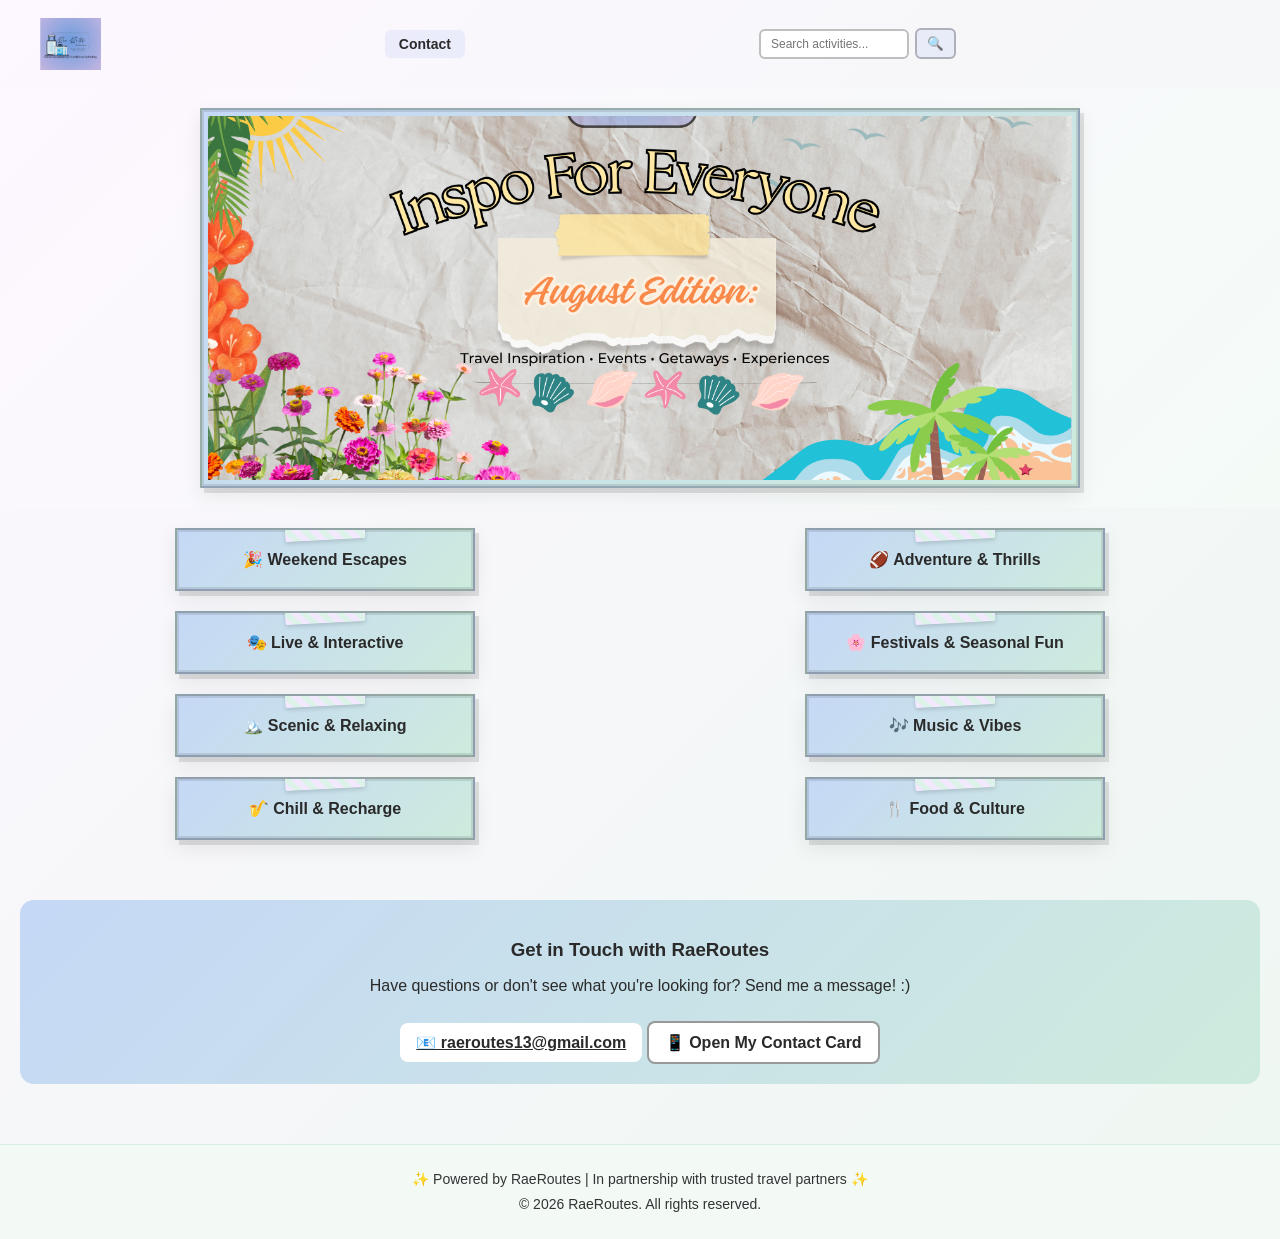
<file: inspo-for-everyone.html>
<!DOCTYPE html>
<html lang="en">
<head>
<meta charset="UTF-8">
<meta name="viewport" content="width=device-width, initial-scale=1.0">
<title>Inspo For Everyone! | RaeRoutes</title>

<style>
/* ===== GLOBAL STYLES ===== */
body {
    font-family: 'Poppins', sans-serif;
    margin: 0;
    padding: 0;

    /* Scrapbook-inspired background with subtle spring hint */
   background: linear-gradient(135deg, #FDF7FF, #EEF7F2); /* soft lilac tones */
    /* Optional: subtle paper texture overlay */
    /* background-image: url('scrapbook-texture.png'); */
    background-size: cover;
    background-repeat: repeat;

    color: #2A2A2A;           /* dark gray, softer than pure black */
    overflow-x: hidden;

    /* Brand colors for gradients and overlays (untouched) */
    --accent: #CDEBDD;        /* pastel sage */
    --accent2: #C5D8F6;       /* pastel blue */
    --overlay-bg: rgba(0,0,0,0.2); /* soft translucent overlay */
}
    
    /* ===== HEADER ===== */
.site-header {
  padding: 10px 14px;
}

.header-inner {
  display: flex;
  align-items: center;
  justify-content: space-between;
}

/* LOGO */
.site-logo {
  max-height: 70px;      /* hard stop */
  width: auto;
}

/* NAV */
/* NAV CONTAINER */
nav {
  display: flex;
  gap: 8px;
  flex-wrap: wrap;
}

/* ALL LINKS */
nav a {
  background: rgba(255,255,255,0.15);  /* subtle white overlay */
  padding: 4px 8px;
  border-radius: 6px;
  font-size: 12px;
  text-decoration: none;
  color: #2A2A2A;   /* match your logo text */
  transition: background 0.2s, transform 0.2s;
}

nav a:hover {
  background: rgba(255,255,255,0.3);
  transform: translateY(-1px);
}

/* CONTACT BUTTON SPECIAL */
nav a.contact-btn {
  background: rgba(200, 210, 245, 0.3); /* soft pastel blue from logo */
  color: #2A2A2A;
  font-weight: 600;
}

nav a.contact-btn:hover {
  background: rgba(200, 210, 245, 0.5);
}

/* NAV SEARCH BAR */
.nav-search {
  display: flex;
  align-items: center;
  gap: 6px;
  margin-left: 10px;
}

.nav-search input {
  padding: 6px 10px;
  border: 2px solid rgba(0,0,0,0.25);
  border-radius: 6px;
  font-size: 12px;
  outline: none;
  width: 150px;
}

.nav-search button {
  padding: 6px 10px;
  border: 2px solid rgba(0,0,0,0.25);
  border-radius: 6px;
  background: rgba(200, 210, 245, 0.3); /* match logo color */
  cursor: pointer;
}

.nav-search button:hover {
  background: rgba(200, 210, 245, 0.5);
}
    
/* SEARCH RESULTS CARDS */
#search-results {
  display: flex;
  flex-wrap: wrap;
  gap: 12px;
  margin-top: 16px;
}

#search-results .result-card {
  background: rgba(200, 210, 245, 0.3); /* subtle logo color */
  padding: 10px 12px;
  border-radius: 8px;
  cursor: pointer;
  flex: 1 1 200px; /* responsive width for multiple cards */
  min-width: 150px;
  transition: background 0.2s;
}

#search-results .result-card:hover {
  background: rgba(200, 210, 245, 0.5);
}

/* MOBILE ADJUSTMENTS */
@media (max-width: 768px) {
  .header-inner {
    flex-direction: column;
    align-items: flex-start;
    gap: 8px;
    padding: 8px 16px;
  }

  nav {
    width: 100%;
    gap: 6px;
  }

  .nav-search {
    width: 100%;
    margin-left: 0;
  }

  .nav-search input {
    width: 70%;
    font-size: 11px;
    padding: 5px 8px;
  }

  .nav-search button {
    font-size: 11px;
    padding: 5px 8px;
  }
}
    
    /* ===== MOBILE FIRST SAFETY NET ===== */
img {
  max-width: 100%;
  height: auto;
}

* {
  box-sizing: border-box;
}
    
/* ===== DESKTOP HEADER CLEANUP ===== */
@media (min-width: 900px) {

  .site-header {
    padding: 18px 40px;      /* slightly more padding on desktop */
  }

  .header-inner {
    max-width: 1200px;
    margin: 0 auto;          /* center header content */
  }

  /* keep logo small–medium */
  .site-logo {
    max-height: 52px;        /* small–medium size */
  }

  /* desktop nav behavior */
  nav {
    gap: 14px;
    flex-wrap: nowrap;       /* stop wrapping on desktop */
  }

  nav a {
    font-size: 14px;         /* slightly bigger than mobile */
    padding: 6px 14px;       /* comfortable clickable area */
  }
}



    
/* ===== HERO (CLEANED + COMBINED) ===== */
.hero-wrapper {
  display: flex;
  justify-content: center;
  align-items: center;
  padding: 20px 16px;
  min-height: 200px;

  /* May tone (no yellow) */
  background: linear-gradient(135deg, #FDF7FF, #F4FBF7);
}

.hero-card {
  position: relative;
  width: 100%;
  max-width: 880px;
  height: 220px; /* mobile default */

  padding: 6px;
  text-align: center;
  overflow: hidden;

  background: linear-gradient(135deg, var(--accent2), var(--accent));
  border: 2px solid rgba(0,0,0,0.25);

  box-shadow:
    inset 0 0 0 2px rgba(0,0,0,0.1),
    4px 5px 0 rgba(0,0,0,0.1),
    0 8px 20px rgba(0,0,0,0.08);
}

.hero-card img {
  width: 100%;
  height: 100%;
  object-fit: cover;
  display: block;
}

/* ===== DESKTOP ===== */
@media (min-width: 900px) {
  .hero-card {
    height: 380px;
    margin: 0 auto;
  }
}

/* ===== MOBILE TWEAKS ===== */
@media (max-width: 768px) {
  .hero-wrapper {
    padding: 12px;
  }

  .hero-card {
    padding: 4px;
  }

  .hero-card img {
    max-height: 220px;
  }
}

/* ===== CATEGORY CARDS GRID (MOBILE FIRST) ===== */
.category-scroll {
  display: grid;
  grid-template-columns: 1fr;      /* ONE card per row on mobile */
  gap: 16px;
  padding: 16px;
  justify-items: center;
}

/* Tablets + Desktop */
@media (min-width: 768px) {
  .category-scroll {
    grid-template-columns: repeat(2, 1fr); /* two cards per row */
    gap: 20px;
    padding: 20px;
  }
}


/* ===== CARD STYLE ===== */
.card {
    width: 100%;
    max-width: 300px;                       /* fits nicely in grid */
    padding: 20px;

    background: linear-gradient(135deg, var(--accent2), var(--accent));
    color: #2A2A2A;
    font-weight: 600;
    text-align: center;

    border-radius: 0;                       /* sharp scrapbook edges */
    border: 2px solid rgba(0,0,0,0.28);

    position: relative;
    cursor: pointer;

    /* scrapbook depth + ripped effect */
    box-shadow:
        inset 0 0 0 2px rgba(0,0,0,0.1),
        4px 5px 0 rgba(0,0,0,0.10),
        0 8px 20px rgba(0,0,0,0.08);

    transition:
        transform 0.25s ease,
        box-shadow 0.25s ease;

    transform: rotate(-0.2deg);             /* hand-placed tilt */
    overflow: hidden;                        /* ensures tape stays inside */
}

.card:hover {
    transform: translateY(-4px) rotate(-0.3deg);
    box-shadow:
        6px 7px 0 rgba(0,0,0,0.12),
        0 12px 26px rgba(0,0,0,0.10);
}

/* ===== SCRAPBOOK APRIL TAPE ===== */
.card::before,
.overlay-content::before {
    content: "";
    position: absolute;
    top: -10px;
    left: 50%;
    transform: translateX(-50%) rotate(-3deg);
    width: 80px;
    height: 20px;
    border-radius: 2px;
    z-index: 2;
    box-shadow: 0 2px 4px rgba(0,0,0,0.15);

    /* spring yellow stripe pattern */
   background-color: #F2E9FF;
background-image: repeating-linear-gradient(
    45deg,
    #F2E9FF,
    #F2E9FF 6px,
    #DDF3EA 6px,
    #DDF3EA 12px
);
}

/* ===== CARD ENTRANCE ANIMATION ===== */
@keyframes cardEntrance {
    0% {
        opacity: 0;
        transform: translateY(20px) rotate(-0.2deg);
    }
    100% {
        opacity: 1;
        transform: translateY(0) rotate(0deg);
    }
}

.card {
    opacity: 0; /* start hidden */
    animation: cardEntrance 0.6s ease-out forwards;
}

/* stagger animation for multiple cards */
.category-scroll .card:nth-child(1) { animation-delay: 0.1s; }
.category-scroll .card:nth-child(2) { animation-delay: 0.2s; }
.category-scroll .card:nth-child(3) { animation-delay: 0.3s; }
.category-scroll .card:nth-child(4) { animation-delay: 0.4s; }
.category-scroll .card:nth-child(5) { animation-delay: 0.5s; }
.category-scroll .card:nth-child(6) { animation-delay: 0.6s; }




/* ===== OVERLAY PANELS ===== */
.overlay {
    position: fixed;
    top: 0;
    left: 0;
    width: 100%;
    height: 100%;
    background: var(--overlay-bg);
    display: none;
    justify-content: center;
    align-items: center;
    padding: 20px;
    z-index: 1000;
}

.overlay-content {
    background: linear-gradient(135deg, var(--accent), var(--accent2));
    border-radius: 0; /* sharp edges */
    padding: 26px;
    width: 90%;
    max-width: 600px;
    max-height: 88%;
    overflow-y: auto;
    color: #2A2A2A;
    position: relative;
    transform: rotate(-0.2deg);

    /* scrapbook ripped effect */
    border: 2px solid rgba(0,0,0,0.28);
    box-shadow:
        inset 0 0 0 2px rgba(0,0,0,0.1), /* inner edge = ripped paper */
        4px 5px 0 rgba(0,0,0,0.10),
        0 8px 20px rgba(0,0,0,0.08);

    font-size: 14px;
}

/* ===== SCRAPBOOK APRIL TAPE ON OVERLAYS ===== */
.overlay-content::before {
    content: "";
    position: absolute;
    top: -12px;
    left: 50%;
    transform: translateX(-50%) rotate(-3deg);
    width: 90px;
    height: 20px;
    border-radius: 2px;
    box-shadow: 0 2px 4px rgba(0,0,0,0.15);
    z-index: 2;

    /* spring yellow stripe pattern */
    background-color: #FFF5BA; /* soft yellow base */
    background-image: repeating-linear-gradient(
        45deg,
        #FFF5BA,
        #FFF5BA 6px,
        #FFD93D 6px,
        #FFD93D 12px
    );
}

.overlay-content h3 {
    margin-top: 0;
    font-size: 18px;
}

.overlay-content h4 {
    margin: 14px 0 6px;
    font-size: 15px;
    border-bottom: 1px dashed rgba(0,0,0,0.25);
    padding-bottom: 4px;
}

.overlay-content .city {
    margin-left: 14px;
    font-size: 13px;
    opacity: 0.85;
    line-height: 1.4;
}

/* ===== CTA Button  ===== */
.cta-btn {
    display: inline-block;
    margin-top: 18px;
    padding: 10px 18px;
    border: 2px solid rgba(0,0,0,0.4);
    border-radius: 0; /* sharp edges */
    background: rgba(255,255,255,0.35);
    color: #2A2A2A;
    text-decoration: none;
    font-weight: 500;
    transition: all 0.25s ease;
}

.cta-btn:hover {
    background: rgba(255,255,255,0.55);
    transform: translateY(-1px);
}

/* ===== CLOSE BUTTON ===== */
.close-btn {
    position: absolute;
    top: 12px;
    right: 16px;
    font-size: 22px;
    cursor: pointer;
    color: white;
}

/* ===== MOBILE LAYOUT ===== */
@media (max-width: 768px) {

    /* STACKED CATEGORY CARDS */
    .category-scroll {
        display: grid;
        grid-template-columns: 1fr; /* one card per row on mobile */
        gap: 16px;
        padding: 16px;
    }

    .card {
        max-width: 100%; /* full width of grid */
        transform: rotate(0deg); /* remove tilt for easier reading */
        padding: 18px;
        animation-duration: 0.5s;
    }

    .card::before {
        width: 60px;
        height: 16px; /* smaller tape on mobile */
    }

    /* OVERLAY PANELS ON MOBILE */
    .overlay-content {
        width: 95%;
        max-width: 95%;
        max-height: 90%;
        padding: 20px;
        font-size: 13px;
    }

    .overlay-content::before {
        width: 70px;
        height: 16px; /* slightly smaller tape */
    }

    .overlay-content h3 {
        font-size: 16px;
    }

    .overlay-content h4 {
        font-size: 14px;
    }

    .overlay-content .city {
        font-size: 12px;
    }

    /* CTA BUTTON */
    .cta-btn {
        padding: 8px 14px;
        font-size: 14px;
    }
}

/* ===== CONTACT SECTION ===== */
.contact {
    margin: 40px 20px 60px;
    padding: 20px;
    background: linear-gradient(135deg, var(--accent2), var(--accent));
    border-radius: 14px;
   color: #2A2A2A;  /* changed from white to dark gray */
    text-align: center;
}
.contact h3 { margin-bottom: 12px; }
.contact a {
    display: inline-block;
    margin-top: 10px;
    background: #fff;
    color: #2A2A2A;  /* changed from white to dark gray */
    padding: 10px 16px;
    border-radius: 8px;
    font-weight: 600;
}

/* FLOATING SPARKLE FOR QR CODE */
.emoji-sparkle-qr { animation: floatSparkleQR 3s infinite; }
@keyframes floatSparkleQR {
    0% { transform: translateY(0px) rotate(0deg); }
    25% { transform: translateY(-3px) rotate(2deg); }
    50% { transform: translateY(0px) rotate(0deg); }
    75% { transform: translateY(-2px) rotate(-2deg); }
    100% { transform: translateY(0px) rotate(0deg); }
}

/* MOBILE + DESKTOP */
@media (min-width: 860px) { .category-scroll { justify-content: center; } }

/* SIMPLE SCRAPBOOK ANIMATION */
.emoji-sparkle { animation: floatSparkle 3s infinite; display: inline-block; }
@keyframes floatSparkle { 0% { transform: translateY(0px); } 50% { transform: translateY(-4px); } 100% { transform: translateY(0px); } }

    /* ===== FOOTER STYLING ===== */
.site-footer {
    background-color: #F3FAF6;
    border-top: 1px solid #D6EDE3;
    text-align: center;
    padding: 20px 16px;
    font-size: 14px;
    color: #333;
    margin-top: 40px;
}

.site-footer p {
    margin: 4px 0;
    line-height: 1.5;
}

.site-footer a {
    color: #c03c8a; /* optional highlight color for partner links */
    text-decoration: none;
}

.site-footer a:hover {
    text-decoration: underline;
}

</style>

</head>

<body>

<header class="site-header">
  <div class="header-inner">
    <img src="assets/images/IMG_7560.jpg" alt="RaeRoutes Logo" class="site-logo">

    <nav>
      <a href="#contact" class="contact-btn">Contact</a>
    </nav>

    <!-- SEARCH BAR -->
    <form class="nav-search" onsubmit="return false;">
      <input type="text" id="searchInput" placeholder="Search activities...">
      <button type="button" onclick="searchCards()">🔍</button>
    </form>
      <!-- SEARCH RESULTS CARDS -->
<div id="search-results"></div>
  </div>
</header>


<div class="hero-wrapper">
  <div class="hero-card">
    <img src="assets/images/August.png" alt="Inspo For Everyone">
  </div>
</div>



<!-- CATEGORY CARDS -->
<div id="categories" class="category-scroll">
    <div class="card" onclick="openOverlay('nightlife')">🎉 Weekend Escapes</div>
    <div class="card" onclick="openOverlay('sports')">🏈 Adventure & Thrills</div>
    <div class="card" onclick="openOverlay('shows')">🎭 Live & Interactive</div>
    <div class="card" onclick="openOverlay('festivals')">🌸 Festivals & Seasonal Fun</div>
    <div class="card" onclick="openOverlay('getaways')">🏔️ Scenic & Relaxing</div>
    <div class="card" onclick="openOverlay('music')">🎶 Music & Vibes</div>
    <div class="card" onclick="openOverlay('jazz')">🎷 Chill & Recharge</div>
    <div class="card" onclick="openOverlay('food')">🍴 Food & Culture</div>
</div>

<!-- NIGHTLIFE -->
<div id="nightlife" class="overlay" data-tags="nightlife, july, summer nights, rooftop bars, beach clubs, fireworks, cocktails, nightlife, rooftop dining">
  <div class="overlay-content">
    <span class="close-btn" onclick="closeOverlay()">×</span>
    <h3>Summer After Dark ✨ <span class="emoji-sparkle">🌙</span></h3>
    <p>Warm Nights • Rooftops • Fireworks • Beach Vibes</p>

    <h4>Fireworks & City Celebrations</h4>
    <div class="city">• New York, NY: Waterfront fireworks & skyline views</div>
    <div class="city">• Nashville, TN: Broadway nightlife & Independence Day festivities</div>
    <div class="city">• Boston, MA: Harbor celebrations & evening concerts</div>

    <h4>Late Night Summer Energy</h4>
    <div class="city">• Las Vegas, NV: Rooftop lounges, dayclubs & nightlife</div>
    <div class="city">• Miami Beach, FL: Oceanfront nightlife & rooftop cocktails</div>
    <div class="city">• San Diego, CA: Beach bars & sunset happy hours</div>

    <h4>Island Nights</h4>
    <div class="city">• Ibiza, Spain: Beach clubs & legendary summer parties</div>
    <div class="city">• Mykonos, Greece: Sunset dining & nightlife</div>

    <p><em>Discover unforgettable summer nights and experiences.</em></p>

    <a class="cta-btn secondary" href="https://damonycasegura.goldentickets.com" target="_blank">
      Explore the Vibe
    </a>
  </div>
</div>

<!-- SPORTS -->
<div id="sports" class="overlay" data-tags="sports, july, baseball, tennis, nascar, tour de france, soccer, summer sports">
  <div class="overlay-content">
    <span class="close-btn" onclick="closeOverlay()">×</span>
    <h3>Adventure & Thrills ⚡ <span class="emoji-sparkle">🏆</span></h3>
    <p>Summer Sports • Stadium Energy • Bucket List Events</p>

    <h4>Summer Classics</h4>
    <div class="city">• Nationwide: MLB summer games under the lights</div>
    <div class="city">• London, England: Wimbledon Championships</div>
    <div class="city">• France: Tour de France excitement</div>

    <h4>Race Weekend Fun</h4>
    <div class="city">• Indianapolis, IN: Summer racing experiences</div>
    <div class="city">• Daytona Beach, FL: NASCAR weekends</div>

    <h4>Live Action</h4>
    <div class="city">• Las Vegas, NV: UFC fight weekends</div>
    <div class="city">• Nationwide: Soccer matches & summer tournaments</div>

    <p><em>Experience unforgettable sporting events around the world.</em></p>

    <a class="cta-btn primary" href="https://damonycasegura.goldentickets.com" target="_blank">
      See What's Happening
    </a>
  </div>
</div>

<!-- SHOWS -->
<div id="shows" class="overlay" data-tags="shows, july, broadway, comedy, concerts, theater, immersive, entertainment">
  <div class="overlay-content">
    <span class="close-btn" onclick="closeOverlay()">×</span>
    <h3>Live Entertainment 🎭 <span class="emoji-sparkle">🎬</span></h3>
    <p>Broadway • Comedy • Outdoor Shows • Immersive Experiences</p>

    <h4>Iconic Performances</h4>
    <div class="city">• New York, NY: Broadway's biggest productions</div>
    <div class="city">• Las Vegas, NV: Cirque du Soleil & The Sphere</div>
    <div class="city">• Nationwide: Touring musicals & live theater</div>

    <h4>Outdoor Entertainment</h4>
    <div class="city">• Morrison, CO: Red Rocks Amphitheatre concerts</div>
    <div class="city">• New York, NY: Shakespeare in the Park</div>
    <div class="city">• Hollywood Bowl, CA: Summer orchestra & concerts</div>

    <h4>Immersive Experiences</h4>
    <div class="city">• Denver, CO: Meow Wolf Convergence Station</div>
    <div class="city">• Las Vegas, NV: Interactive attractions</div>

    <p><em>Find unforgettable performances and experiences.</em></p>

    <a class="cta-btn primary" href="https://www.viator.com/?pid=P00011640&uid=U00716568&mcid=58086&currency=USD" target="_blank">
      Discover More
    </a>
  </div>
</div>

<!-- FESTIVALS -->
<div id="festivals" class="overlay" data-tags="festivals, july, fairs, music festivals, food festivals, summer, celebrations">
  <div class="overlay-content">
    <span class="close-btn" onclick="closeOverlay()">×</span>
    <h3>Festivals & Summer Fun 🎉 <span class="emoji-sparkle">☀️</span></h3>
    <p>Music • Food • Rodeos • Community Celebrations</p>

    <h4>July Favorites</h4>
    <div class="city">• Calgary, Alberta: Calgary Stampede</div>
    <div class="city">• Cheyenne, WY: Cheyenne Frontier Days</div>
    <div class="city">• Chicago, IL: Taste of Chicago</div>

    <h4>Summer Music Festivals</h4>
    <div class="city">• Québec City, Canada: Festival d'été de Québec</div>
    <div class="city">• Michigan: National Cherry Festival</div>
    <div class="city">• Local county fairs across the U.S.</div>

    <p><em>Celebrate summer with unforgettable festivals and local traditions.</em></p>

    <a class="cta-btn primary" href="mailto:raeroutes13@gmail.com" target="_blank">
      Let's Brainstorm 💡
    </a>
  </div>
</div>

<!-- GETAWAYS -->
<div id="getaways" class="overlay" data-tags="getaways, july, road trips, lakes, mountains, national parks, summer travel">
  <div class="overlay-content">
    <span class="close-btn" onclick="closeOverlay()">×</span>
    <h3>Scenic Summer Escapes 🏞️ <span class="emoji-sparkle">🌲</span></h3>
    <p>Road Trips • National Parks • Lakes • Adventure</p>

    <h4>Bucket List Destinations</h4>
    <div class="city">• Glacier National Park, MT</div>
    <div class="city">• Yellowstone National Park, WY</div>
    <div class="city">• Banff National Park, Canada</div>

    <h4>Lake Escapes</h4>
    <div class="city">• Lake Tahoe, CA/NV</div>
    <div class="city">• Mackinac Island, MI</div>
    <div class="city">• Cape Cod, MA</div>

    <h4>Coastal Adventures</h4>
    <div class="city">• Olympic National Park, WA</div>
    <div class="city">• Acadia National Park, ME</div>

    <p><em>Explore scenic places perfect for your next summer adventure.</em></p>

    <a class="cta-btn primary" href="mailto:raeroutes13@gmail.com" target="_blank">
      Let's Brainstorm 💡
    </a>
  </div>
</div>

<!-- MUSIC -->
<div id="music" class="overlay" data-tags="music, concerts, july, festivals, live music, amphitheaters">
  <div class="overlay-content">
    <span class="close-btn" onclick="closeOverlay()">×</span>
    <h3>Music & Summer Vibes 🎵 <span class="emoji-sparkle">🎤</span></h3>
    <p>Outdoor Concerts • Festivals • Live Music</p>

    <h4>Bucket List Venues</h4>
    <div class="city">• Morrison, CO: Red Rocks Amphitheatre</div>
    <div class="city">• Los Angeles, CA: Hollywood Bowl</div>
    <div class="city">• Chicago, IL: Ravinia Festival</div>

    <h4>Summer Festival Season</h4>
    <div class="city">• Lollapalooza excitement begins</div>
    <div class="city">• Festival d'été de Québec</div>
    <div class="city">• Outdoor concerts nationwide</div>

    <p><em>Feel the soundtrack of summer.</em></p>

    <a class="cta-btn primary" href="https://damonycasegura.goldentickets.com" target="_blank">
      Feel the Vibe
    </a>
  </div>
</div>

<!-- JAZZ -->
<div id="jazz" class="overlay" data-tags="jazz, candlelight, rooftop, wine, sunset, piano bars, summer evenings">
  <div class="overlay-content">
    <span class="close-btn" onclick="closeOverlay()">×</span>
    <h3>Slow Summer Evenings 🎶 <span class="emoji-sparkle">🌅</span></h3>
    <p>Jazz • Rooftops • Candlelight • Wine</p>

    <h4>Relax & Recharge</h4>
    <div class="city">• New Orleans, LA: Frenchmen Street jazz clubs</div>
    <div class="city">• Chicago, IL: Green Mill Jazz Club</div>
    <div class="city">• New York, NY: Rooftop jazz lounges</div>

    <h4>Evening Experiences</h4>
    <div class="city">• Nationwide: Candlelight Concerts</div>
    <div class="city">• Sunset dinner cruises</div>
    <div class="city">• Winery evenings & piano bars</div>

    <p><em>Slow down and enjoy the sounds of summer.</em></p>

    <a class="cta-btn primary" href="https://damonycasegura.goldentickets.com" target="_blank">
      Unwind Here
    </a>
  </div>
</div>

<!-- FOOD -->
<div id="food" class="overlay" data-tags="food, july, bbq, seafood, farmers markets, wineries, summer flavors">
  <div class="overlay-content">
    <span class="close-btn" onclick="closeOverlay()">×</span>
    <h3>Summer Flavors 🍓 <span class="emoji-sparkle">🍔</span></h3>
    <p>Farm Fresh • BBQ • Coastal Cuisine • Wine Country</p>

    <h4>Seasonal Favorites</h4>
    <div class="city">• Maine: Lobster rolls & seaside dining</div>
    <div class="city">• Kansas City, MO: Legendary BBQ</div>
    <div class="city">• Seattle, WA: Fresh seafood & waterfront eats</div>

    <h4>Fresh from the Market</h4>
    <div class="city">• Local farmers markets & berry picking</div>
    <div class="city">• Peach orchards & summer fruit festivals</div>
    <div class="city">• Ice cream trails & sweet treats</div>

    <h4>Wine Country</h4>
    <div class="city">• Napa Valley, CA</div>
    <div class="city">• Sonoma, CA</div>
    <div class="city">• Tuscany, Italy</div>

    <p><em>Discover delicious destinations and unforgettable culinary experiences.</em></p>

    <a class="cta-btn primary" href="https://www.viator.com/?pid=P00011640&uid=U00716568&mcid=58086&currency=USD" target="_blank">
      Explore Flavors
    </a>
  </div>
</div>

<!-- CONTACT SECTION -->
<div id="contact" class="contact">
    <h3>Get in Touch with RaeRoutes</h3>
    <p>Have questions or don't see what you're looking for? Send me a message! :)</p>

    <a href="mailto:raeroutes13@gmail.com">📧 raeroutes13@gmail.com</a>

    <a class="cta-btn primary" href="https://raeroutes.com/mini-landingpage.html" target="_blank">
        📱 Open My Contact Card
    </a>
</div>

    <!-- ===== FOOTER ===== -->
<footer class="site-footer">
    <div class="footer-content">
        <p>✨ Powered by RaeRoutes | In partnership with trusted travel partners ✨</p>
        <p>© 2026 RaeRoutes. All rights reserved.</p>
    </div>
</footer>

<script>
function openOverlay(id){ document.getElementById(id).style.display='flex'; }
function closeOverlay(){ document.querySelectorAll('.overlay').forEach(el => el.style.display='none'); }
</script>
    
<script>
document.addEventListener('DOMContentLoaded', () => {
  const searchInput = document.getElementById('searchInput');
  const overlays = document.querySelectorAll('.overlay');
  const resultsContainer = document.getElementById('search-results');

  // Initially hide all overlays
  overlays.forEach(overlay => overlay.style.display = 'none');

  function searchCards() {
    const query = searchInput.value.toLowerCase().trim();

    // Clear previous results
    resultsContainer.innerHTML = '';

    if (!query) return; // do nothing if input is empty

    overlays.forEach(overlay => {
      const overlayContent = overlay.querySelector('.overlay-content');
      const text = overlayContent ? overlayContent.textContent.toLowerCase() : '';
      const tags = overlay.dataset.tags ? overlay.dataset.tags.toLowerCase() : '';

      if (text.includes(query) || tags.includes(query)) {
        // Create a mini result card
        const card = document.createElement('div');
        card.className = 'result-card';
        card.textContent = overlayContent.querySelector('h3')?.textContent || 'View Details';
        
        // When clicked, open the overlay
        card.addEventListener('click', () => {
          overlay.style.display = 'flex';
        });

        resultsContainer.appendChild(card);
      }
    });
  }

  // Search on button click
  document.querySelector('.nav-search button').addEventListener('click', searchCards);

  // Search on Enter key
  searchInput.addEventListener('keydown', (e) => {
    if (e.key === 'Enter') searchCards();
  });

  // Clear results when input is cleared
  searchInput.addEventListener('input', (e) => {
    if (!e.target.value.trim()) {
      resultsContainer.innerHTML = '';
    }
  });
});
</script>
  
</body>
</html>
</file>
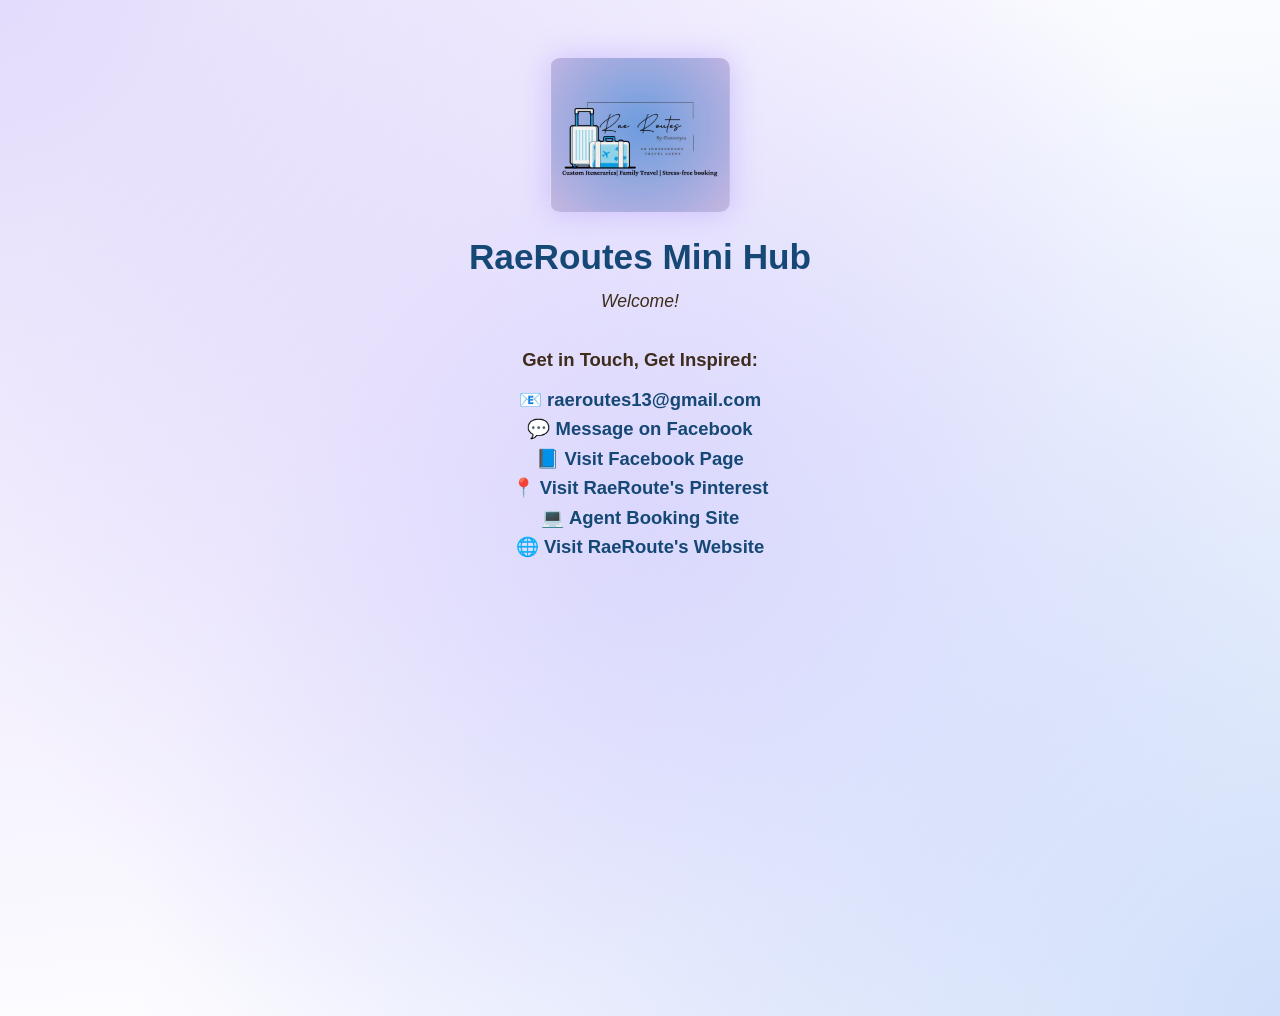
<file: mini-landingpage.html>
<!DOCTYPE html>
<html lang="en">
<head>
  <meta charset="UTF-8">
  <meta name="viewport" content="width=device-width, initial-scale=1.0">
  <title>RaeRoutes Hub</title>
  <style>
    
  body {
  font-family: Arial, sans-serif;
  text-align: center;
  min-height: 100vh;
  padding: 50px 20px;
  color: #3E2C1C;

  background: radial-gradient(circle at top left, rgba(209,196,249,0.6), transparent 70%),
              radial-gradient(circle at bottom right, rgba(163,191,245,0.5), transparent 70%),
              radial-gradient(circle at center, rgba(194,179,255,0.4), transparent 80%);
}


img {
  display: block;                /* centers the image */
  margin: 0 auto 25px auto;      /* top 0, horizontal auto, bottom 25px */
  max-width: 180px;
  border-radius: 10px;
  box-shadow: 0 0 30px rgba(161, 132, 255, 0.4); /* soft purple glow */
  transition: all 0.3s ease;    /* smooth hover effect */
}

img:hover {
  transform: scale(1.05);       /* slightly grows on hover */
}


  h1 {
      font-size: 2.2em;
      margin-bottom: 10px;
      color: #164875;
    }

    p {
      font-size: 1.1em;
      margin: 10px 0;
      line-height: 1.6;
    }

    a {
      color: #164875;
      text-decoration: none;
      font-weight: bold;
    }

    a:hover {
      text-decoration: underline;
    }

    .contact {
      margin-top: 30px;
      font-size: 1.05em;
    }
  </style>
</head>
<body>
  <!-- Replace the image link below after uploading your logo to GitHub -->
  <img src="assets/images/IMG_7560.jpg" alt="RaeRoutes Logo">

  <h1>RaeRoutes Mini Hub</h1>
  <p><em>Welcome!</em></p>

  <div class="contact">
    <p><strong>Get in Touch, Get Inspired:</strong></p>
    <p>
  📧 <a href="mailto:raeroutes13@gmail.com">raeroutes13@gmail.com</a><br>
  💬 <a href="https://m.me/741937115671455" target="_blank">Message on Facebook</a><br>
  📘 <a href="https://www.facebook.com/profile.php?id=61579193352296" target="_blank">Visit Facebook Page</a><br>
  📍 <a href="https://pin.it/5kGoDNVjW" target="_blank">Visit RaeRoute's Pinterest</a><br>
  💻 <a href="https://damonycasegura.inteletravel.com" target="_blank">Agent Booking Site</a><br>
  🌐 <a href="https://raeroutes.com" target="_blank">Visit RaeRoute's Website</a><br>
 
</p>

  </div>
</body>
</html>
</file>
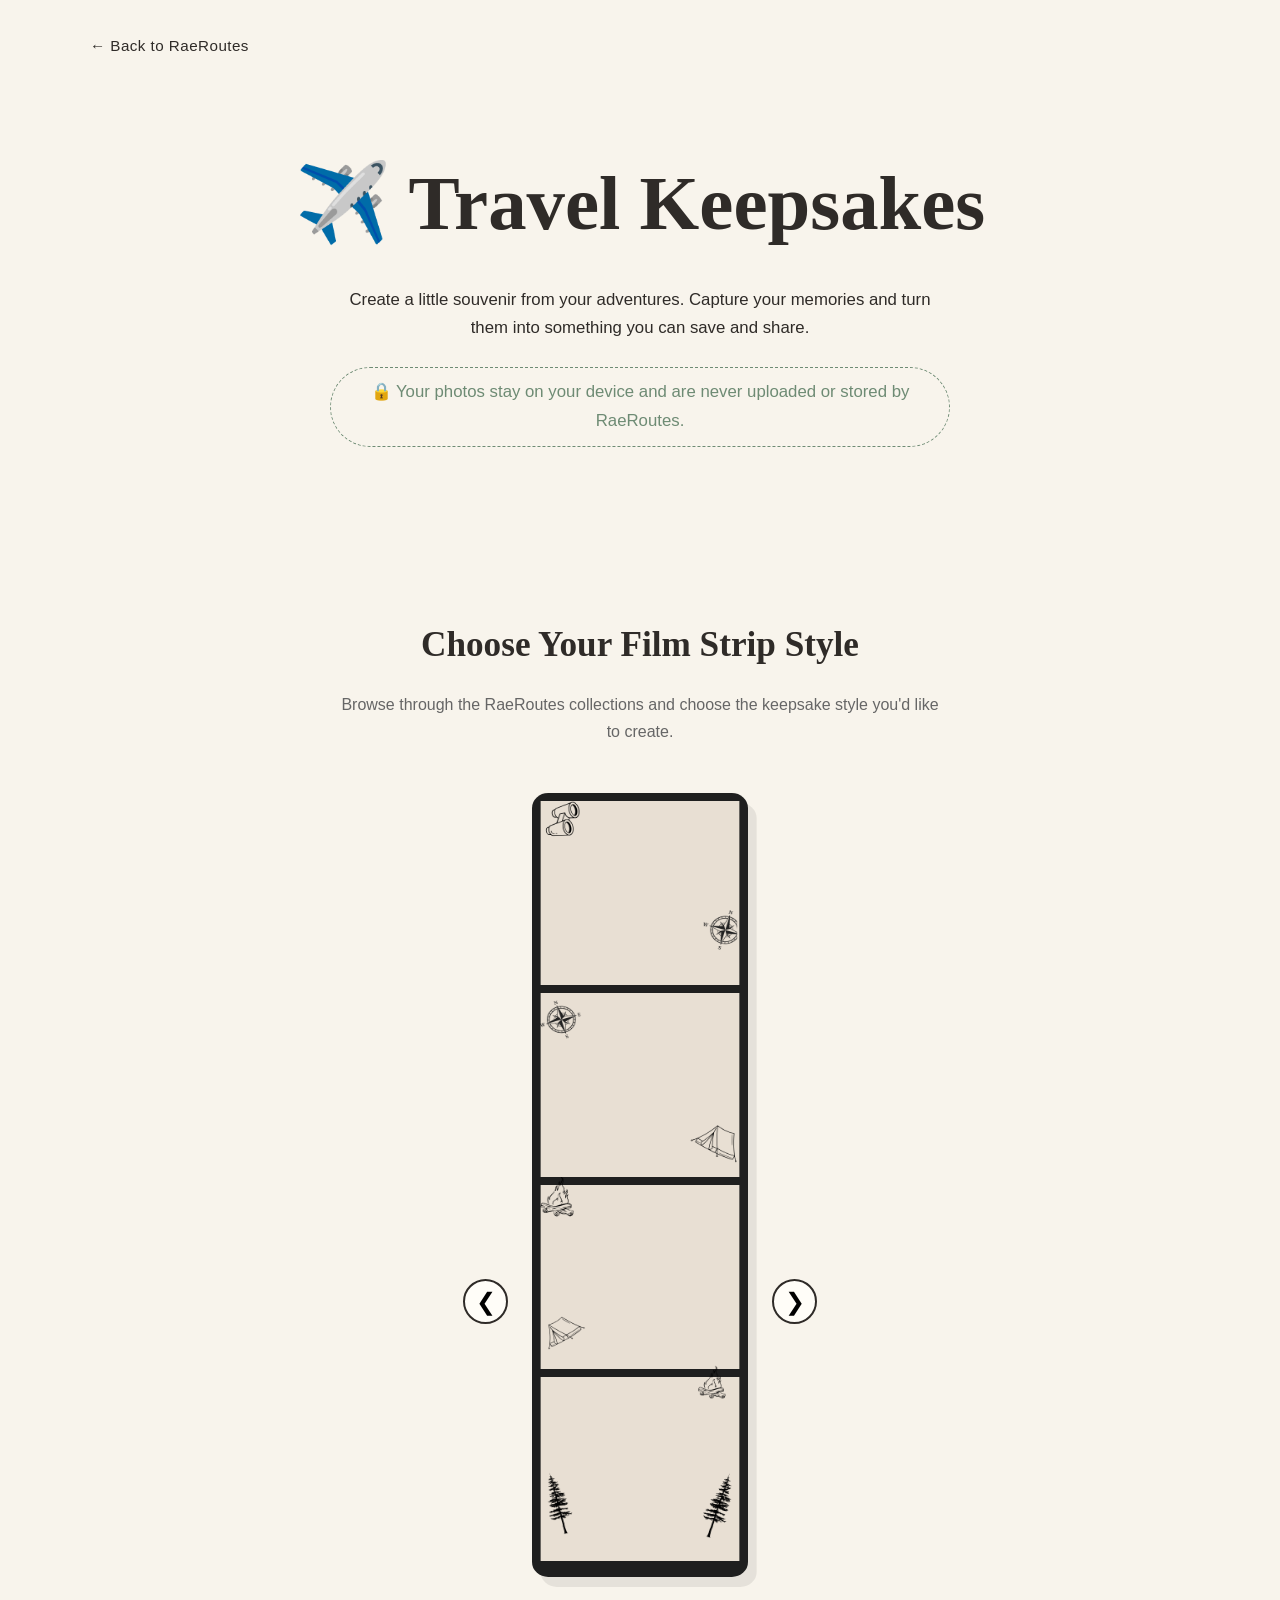
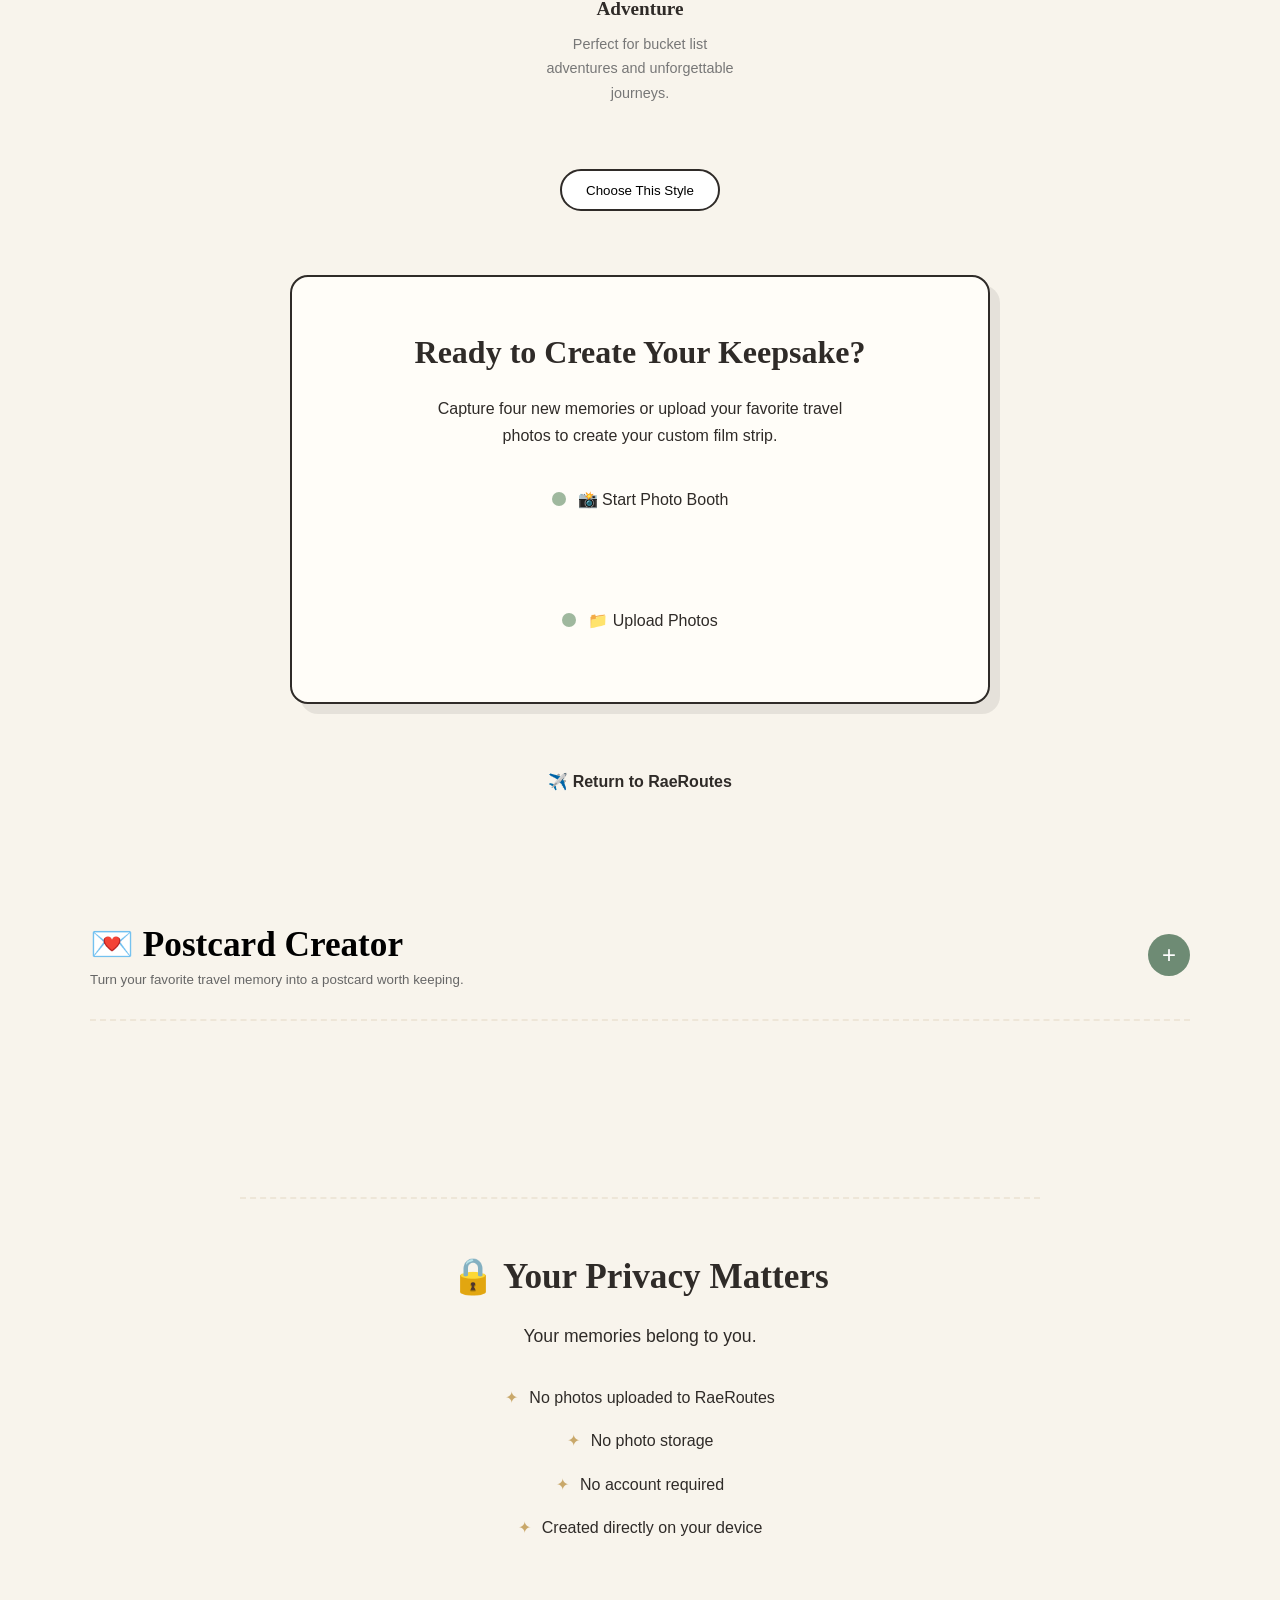
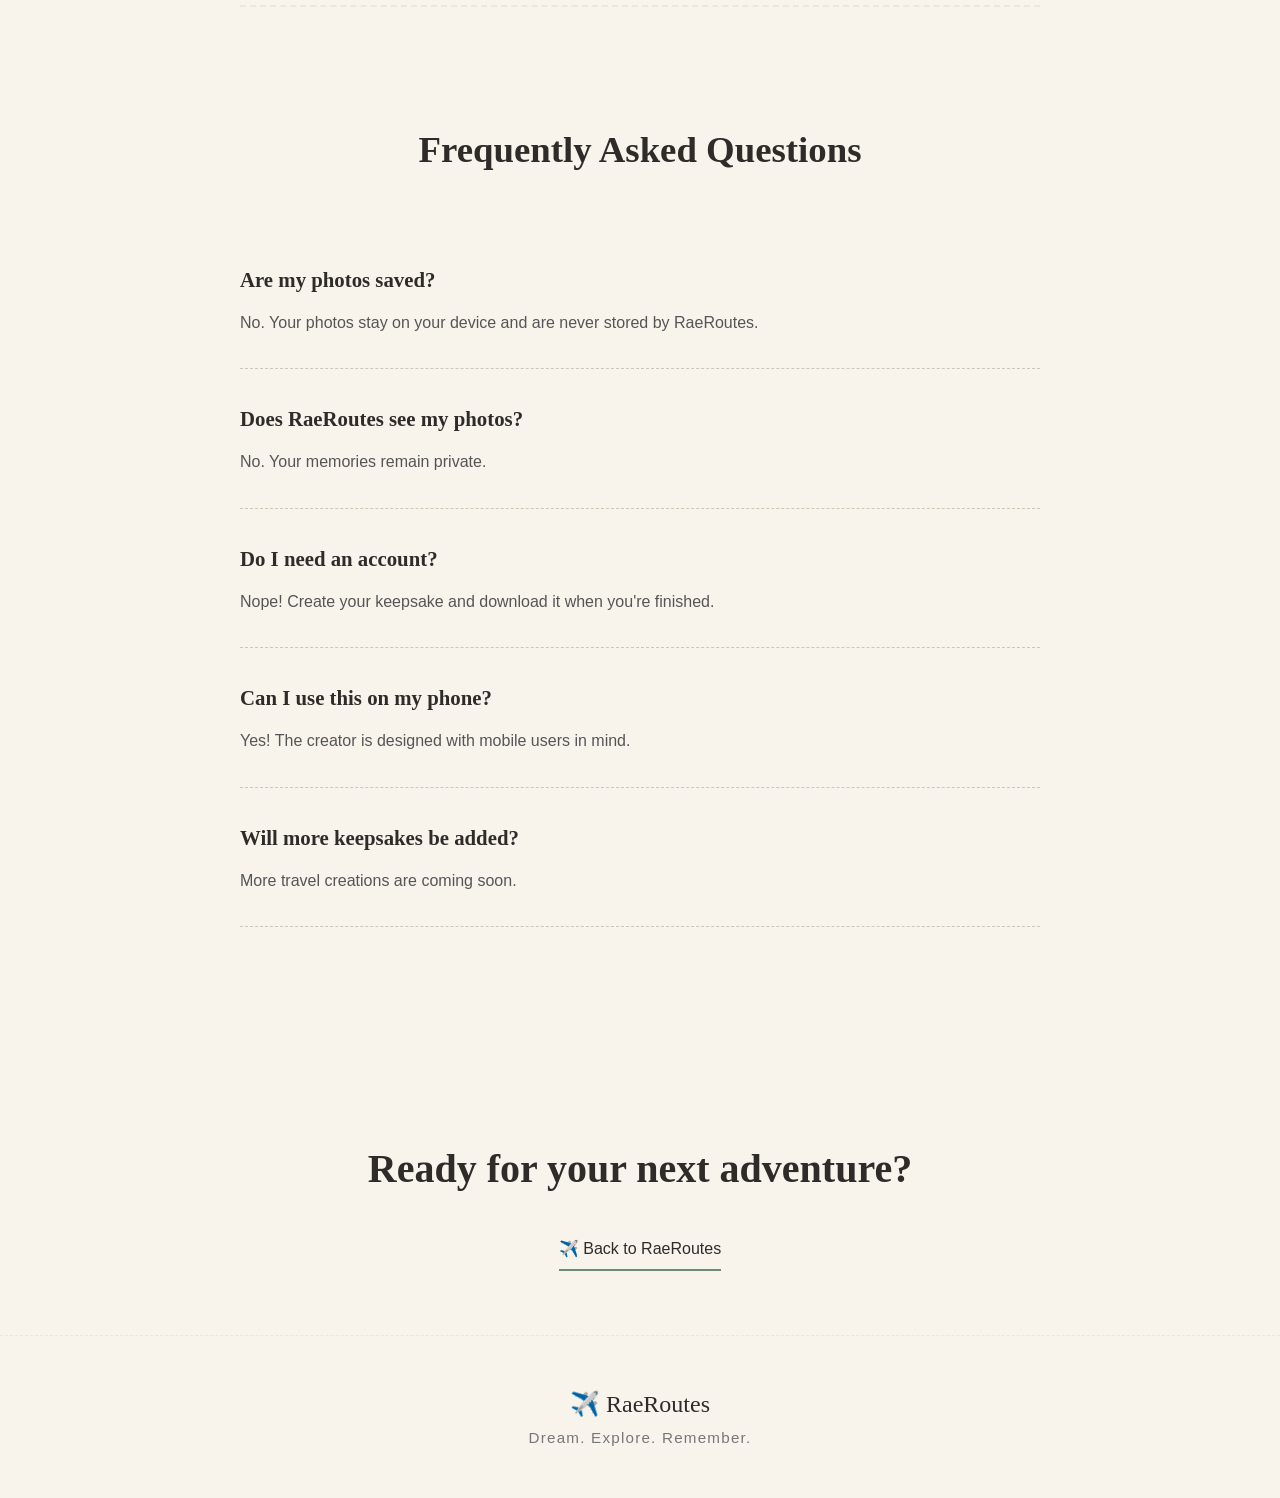
<file: travel-keepsakes.html>
<!DOCTYPE html>
<html lang="en">

<head>

    <meta charset="UTF-8">
    <meta name="viewport" content="width=device-width, initial-scale=1.0">

    <title>Travel Keepsakes | RaeRoutes</title>

    <meta name="description"
        content="Create a travel keepsake with RaeRoutes. Capture your memories with a photo booth film strip or create a personalized postcard.">

    <meta name="robots" content="noindex, nofollow">

    <link rel="stylesheet" href="travel-keepsakes.css">

</head>

<body>


<!-- =====================================================
                    BACK TO RAEROUTES
====================================================== -->

<nav class="keepsake-nav">

    <a href="index.html">

        ← Back to RaeRoutes

    </a>

</nav>




<!-- =====================================================
                        HERO
====================================================== -->

<header class="keepsake-hero">

    <h1>

        ✈️ Travel Keepsakes

    </h1>

    <p>

        Create a little souvenir from your adventures.
        Capture your memories and turn them into something
        you can save and share.

    </p>

    <p class="privacy-message">

        🔒 Your photos stay on your device and are never uploaded
        or stored by RaeRoutes.

    </p>

</header>

<!-- =====================================================
                    FILM STYLE SELECTION
====================================================== -->

<div class="film-style-picker">

    <h3>Choose Your Film Strip Style</h3>

    <p>
        Browse through the RaeRoutes collections and choose the keepsake
        style you'd like to create.
    </p>

    <div class="film-style-options">

        <!-- Previous -->

        <button
            class="film-arrow film-arrow-left"
            type="button"
            aria-label="Previous Style">

            &#10094;

        </button>


        <!-- Film Preview -->

        <div class="film-preview-box">

            <div
                class="film-card selected"
                id="filmCard">

                <div class="preview-film">

                    <img
                        id="filmOverlay"
                        class="film-overlay"
                        src="assets/overlay/adventure.png"
                        alt="Adventure Film Style">

                    <div class="preview-photo"></div>
                    <div class="preview-photo"></div>
                    <div class="preview-photo"></div>
                    <div class="preview-photo"></div>

                </div>

                <h4 id="filmStyleName">
                    Adventure
                </h4>

                <p id="filmStyleDescription">
                    Perfect for bucket list adventures and unforgettable journeys.
                </p>

                <button
                    id="chooseFilmStyle"
                    class="choose-film-btn"
                    type="button">

                    Choose This Style

                </button>

            </div>

        </div>


        <!-- Next -->

        <button
            class="film-arrow film-arrow-right"
            type="button"
            aria-label="Next Style">

            &#10095;

        </button>

    </div>

</div>
    
    
 <!-- =====================================================
                    PHOTO OPTIONS
====================================================== -->

<div id="readyScreen" class="ready-screen">

    <h3>
        Ready to Create Your Keepsake?
    </h3>

    <p>
        Capture four new memories or upload your favorite travel photos to
        create your custom film strip.
    </p>

    <button id="startBooth">
        📸 Start Photo Booth
    </button>

    <br><br>

    <button id="uploadMode">
        📁 Upload Photos
    </button>

    <input
        type="file"
        id="photoUpload"
        accept="image/*"
        multiple
        hidden>

</div>

    
<!-- =====================================================
                CAMERA
====================================================== -->

<div id="cameraArea" class="camera-area">

    <h3>
        Photo Booth
    </h3>

    <div class="camera-preview">

        <video
            id="cameraPreview"
            autoplay
            playsinline>
        </video>

        <div class="camera-flash"></div>

    </div>


    <div class="photo-status">

        Photo 0 of 4

    </div>


    <div class="countdown-display"></div>


    <button id="readyButton">
        Ready 📸
    </button>


</div>
    
 <!-- =====================================================
                            DEVELOPING
  ====================================================== -->

            <div class="developing-screen">

                <h3>
                    🎞 Developing Your Memories...
                </h3>

                <p>
                    Adding the finishing touches ✨
                </p>

            </div>


<!-- =====================================================
                    FINAL REVEAL
====================================================== -->

<div class="film-reveal">

    <h3>
        ✨ Your Keepsake is Ready! ✨
    </h3>

    <p>
        Your memories have been turned into a one-of-a-kind RaeRoutes keepsake.
    </p>

    <div class="film-strip-preview">

        <canvas id="filmCanvas"></canvas>

    </div>

    <button class="download-button">

        ⬇️ Download Keepsake

    </button>

    <button class="restart-button">

        🔄 Create Another

    </button>

</div>


            <!-- =====================================================
                            SHARE
            ====================================================== -->

            <div class="share-keepsake">

                <h3>
                    Love your travel memory?
                </h3>

                <p>
                    Share your creation and tag
                    <strong>@RaeRoutes</strong> 💜
                </p>

            </div>



            <div class="return-home">

                <a href="index.html">

                    ✈️ Return to RaeRoutes

                </a>

            </div>

        </section>

    </div>

</section>


<!-- =====================================================
                POSTCARD CREATOR
====================================================== -->

<section class="creator-section">

    <button class="creator-toggle" type="button">

        <div class="creator-heading">

            <h2>💌 Postcard Creator</h2>

            <p>
                Turn your favorite travel memory into a postcard worth keeping.
            </p>

        </div>

        <span class="toggle-icon">+</span>

    </button>



    <div class="creator-content">

        <section class="postcard-creator" id="postcard">

            <!-- =====================================================
                            STYLE PICKER
            ====================================================== -->

            <div class="postcard-style-picker">

                <h3>
                    Choose Your Style
                </h3>

                <button>
                    ✈️ Vintage Air Mail
                </button>

                <button>
                    🌊 Coastal Escape
                </button>

                <button>
                    📖 Scrapbook Memory
                </button>

                <button>
                    🤍 Classic Minimal
                </button>

            </div>



            <!-- =====================================================
                            PHOTO
            ====================================================== -->

            <div class="postcard-photo">

                <h3>
                    Add Your Photo
                </h3>

                <button id="postcardUploadButton">
                    📷 Upload Photo
                </button>

                <button id="postcardCameraButton">
                    📸 Take Photo
                </button>

                <input
                    type="file"
                    id="postcardPhotoUpload"
                    accept="image/*"
                    hidden>

                <video
                    id="postcardCameraPreview"
                    autoplay
                    playsinline
                    style="display:none;">
                </video>

            </div>



            <!-- =====================================================
                            DETAILS
            ====================================================== -->

            <div class="postcard-details">

                <h3>
                    Customize Your Postcard
                </h3>

                <label>

                    Destination

                    <input
                        type="text"
                        placeholder="Where was your adventure?">

                </label>



                <label>

                    Date

                    <input
                        type="text"
                        placeholder="Month / Year">

                </label>



                <label>

                    Message

                    <textarea
                        placeholder="Write your postcard message..."></textarea>

                </label>



                <label>

                    From

                    <input
                        type="text"
                        placeholder="Your name">

                </label>

            </div>



            <!-- =====================================================
                            PREVIEW
            ====================================================== -->

            <div class="postcard-preview">

                Your postcard preview will appear here.

            </div>



            <div class="return-home">

                <a href="index.html">

                    ✈️ Return to RaeRoutes

                </a>

            </div>

        </section>

    </div>

</section>





<!-- =====================================================
                PRIVACY SECTION
====================================================== -->

<section class="privacy-section">

    <h2>
        🔒 Your Privacy Matters
    </h2>

    <p>
        Your memories belong to you.
    </p>

    <ul>

        <li>No photos uploaded to RaeRoutes</li>

        <li>No photo storage</li>

        <li>No account required</li>

        <li>Created directly on your device</li>

    </ul>

</section>





<!-- =====================================================
                    FAQ
====================================================== -->

<section class="faq-section">

    <h2>
        Frequently Asked Questions
    </h2>



    <div class="faq-item">

        <h3>
            Are my photos saved?
        </h3>

        <p>
            No. Your photos stay on your device and are never stored by RaeRoutes.
        </p>

    </div>



    <div class="faq-item">

        <h3>
            Does RaeRoutes see my photos?
        </h3>

        <p>
            No. Your memories remain private.
        </p>

    </div>



    <div class="faq-item">

        <h3>
            Do I need an account?
        </h3>

        <p>
            Nope! Create your keepsake and download it when you're finished.
        </p>

    </div>



    <div class="faq-item">

        <h3>
            Can I use this on my phone?
        </h3>

        <p>
            Yes! The creator is designed with mobile users in mind.
        </p>

    </div>



    <div class="faq-item">

        <h3>
            Will more keepsakes be added?
        </h3>

        <p>
            More travel creations are coming soon.
        </p>

    </div>

</section>





<!-- =====================================================
                FINAL RETURN
====================================================== -->

<section class="return-section">

    <h2>
        Ready for your next adventure?
    </h2>

    <a href="index.html">

        ✈️ Back to RaeRoutes

    </a>

</section>





<!-- =====================================================
                    FOOTER
====================================================== -->

<footer>

    <p>
        ✈️ RaeRoutes
    </p>

    <p>
        Dream. Explore. Remember.
    </p>

</footer>

<script src="travel-keepsakes.js"></script>

</body>

</html>
</file>
<file: travel-keepsakes.css>
/* =====================================================
                    GLOBAL
===================================================== */

:root {

    --paper: #F8F4EC;
    --paper-dark: #EEE6D8;

    --ink: #2F2B28;

    --accent: #6E8B74;
    --accent-light: #AFC8B4;

    --gold: #C9A86A;

    --max-width: 1100px;

    --body-font: "Inter", sans-serif;
    --heading-font: "Playfair Display", serif;

}

*{
    margin:0;
    padding:0;
    box-sizing:border-box;
}

html{
    scroll-behavior:smooth;
}

body{

    background:var(--paper);

    color:var(--ink);

    font-family:var(--body-font);

    line-height:1.7;

}

section,
header,
nav{

    width:min(92%, var(--max-width));
    margin:auto;

}

/* =====================================================
                BACK TO RAEROUTES
===================================================== */

.keepsake-nav{

    padding:2rem 0 1rem;

}

.keepsake-nav a{

    color:var(--ink);

    text-decoration:none;

    font-size:.95rem;

    letter-spacing:.03em;

    transition:.3s;

}

.keepsake-nav a:hover{

    color:var(--accent);

}

/* =====================================================
                    HERO
===================================================== */

.keepsake-hero{

    text-align:center;

    padding:4rem 0 5rem;

}

.keepsake-hero h1{

    font-family:var(--heading-font);

    font-size:clamp(2.8rem,6vw,4.8rem);

    font-weight:600;

    margin-bottom:1rem;

}

.keepsake-hero p{

    max-width:620px;

    margin:0 auto 1.5rem;

    font-size:1.05rem;

}

.privacy-message{

    display:inline-block;

    margin-top:1rem;

    padding:.65rem 1.2rem;

    border:1px dashed var(--accent);

    border-radius:999px;

    font-size:.9rem;

    color:var(--accent);

}

/* =====================================================
                PHOTO BOOTH ACCORDION
===================================================== */

.creator-section{

    padding:5rem 0;

}


.creator-toggle{

    width:100%;

    background:none;

    border:none;

    cursor:pointer;

    display:flex;

    justify-content:space-between;

    align-items:center;

    text-align:left;

    padding:0 0 2rem;

    border-bottom:2px dashed var(--paper-dark);

    position:relative;

    z-index:2;

}


.creator-heading{

    text-align:left;

}


.creator-heading h2{

    font-family:var(--heading-font);

    font-size:2.2rem;

    margin-bottom:.4rem;

}


.creator-heading p{

    max-width:500px;

    color:#666;

}


.toggle-icon{

    width:42px;

    height:42px;

    flex-shrink:0;

    border-radius:50%;

    background:var(--accent);

    color:white;

    display:flex;

    justify-content:center;

    align-items:center;

    font-size:1.5rem;

    transition:.35s;

}


.creator-toggle:hover .toggle-icon{

    transform:scale(1.08);

}


.creator-content{

    max-height:0;

    overflow:hidden;

    transition:max-height .5s ease;

}

/* =====================================================
            FILM STYLE PICKER
===================================================== */

.film-style-picker{

    margin-top:4rem;

    text-align:center;

}



.film-style-picker h3{

    font-family:var(--heading-font);

    font-size:2.2rem;

    margin-bottom:1rem;

}



.film-style-picker p{

    max-width:600px;

    margin:0 auto 3rem;

    color:#666;

}



/* =====================================================
            FILM CAROUSEL
===================================================== */


.film-style-options{

    display:flex;

    align-items:center;

    justify-content:center;

    gap:2rem;

}



.film-arrow{

    width:45px;

    height:45px;

    flex-shrink:0;

    position:relative;

    z-index:10;

    border-radius:50%;

    border:2px solid var(--ink);

    background:#fffdf8;

    font-size:1.5rem;

    cursor:pointer;

    transition:.3s;

}

/* =====================================================
            FILM PREVIEW BOX
===================================================== */


.film-preview-box{

    width:200px;

    position:relative;

}



.film-card{

    text-align:center;

}



.preview-film{

    position:relative;

    background:#1f1f1f;

    padding:8px;

    border-radius:15px;

    overflow:hidden;

    box-shadow:8px 10px 0 rgba(0,0,0,.08);

    transform:scaleX(1.08);
    transform-origin:center;

}



/* Film photos */

.preview-photo{

    width:100%;

    aspect-ratio:1/1;

    background:#e8dfd3;

    margin-bottom:8px;

    overflow:hidden;

    position:relative;

    z-index:1;

}


/* SVG overlay */

.film-overlay{

    position:absolute;

    inset:0;

    width:95%;

    height:95%;

    object-fit:cover;

    pointer-events:none;

    z-index:5;

}


.film-card h4{

    margin-top:1rem;

    font-family:var(--heading-font);

}



.film-card p{

    font-size:.9rem;

    color:#777;

}



.choose-film-btn{

    margin-top:1rem;

    padding:.7rem 1.5rem;

    border-radius:999px;

    border:2px solid var(--ink);

    background:white;

    cursor:pointer;

}



.choose-film-btn:hover{

    background:var(--accent);

    color:white;

}



/* MOBILE */

@media(max-width:700px){

    .film-style-options{

        gap:1rem;

    }


    .film-preview-box{

        width:220px;

    }

}

/* =====================================================
                TEXT
===================================================== */


.preview-film span{

    display:block;

    margin-top:10px;

    font-size:.75rem;

    letter-spacing:.08em;

    text-transform:uppercase;

}



.film-card h4{

    margin-top:1rem;

    font-family:var(--heading-font);

    font-size:1.2rem;

}



.film-card p{

    font-size:.9rem;

    color:#777;

    margin-top:.4rem;

}


/* =====================================================
                PHOTO BOOTH EXPERIENCE
===================================================== */

.ready-screen,
.camera-area,
.developing-screen,
.film-reveal,
.share-keepsake{

    max-width:700px;

    margin:4rem auto;

    padding:3rem;

    background:#fffdf8;

    border:2px solid var(--ink);

    border-radius:18px;

    box-shadow:10px 10px 0 rgba(0,0,0,.08);

    text-align:center;

}



/* =====================================================
                HEADINGS
===================================================== */

.ready-screen h3,
.camera-area h3,
.developing-screen h3,
.film-reveal h3,
.share-keepsake h3{

    font-family:var(--heading-font);

    font-size:2rem;

    margin-bottom:1rem;

}



.ready-screen p,
.developing-screen p,
.share-keepsake p{

    max-width:450px;

    margin:0 auto 2rem;

}



/* =====================================================
                READY SCREEN
===================================================== */

.ready-screen button{

    display:flex;

    align-items:center;

    justify-content:center;

    gap:.75rem;

    margin:1rem auto;

    padding:.5rem 1rem;

    border:none;

    background:none;

    font-size:1rem;

    font-family:var(--body-font);

    cursor:pointer;

    color:var(--ink);

    transition:.3s;

}



.ready-screen button::before{

    content:"";

    width:14px;

    height:14px;

    border-radius:50%;

    background:#9FB89E;

    transition:.3s;

}



.ready-screen button:hover{

    color:var(--accent);

    transform:translateX(8px);

}



.ready-screen button:hover::before{

    background:var(--accent);

    box-shadow:0 0 12px rgba(110,139,116,.5);

}



/* =====================================================
                CAMERA
===================================================== */

.camera-area{

    position:fixed;

    inset:0;

    z-index:100;

    background:rgba(0,0,0,.75);

    align-items:center;

    justify-content:center;

    flex-direction:column;

}



.camera-preview{

    width:min(100%,420px);

    aspect-ratio:3/4;

    margin:2rem auto;

    overflow:hidden;

    border:12px solid var(--ink);

    border-radius:18px;

    background:#e8dfd3;

    position:relative;

}



#cameraPreview{

    width:100%;

    height:100%;

    object-fit:cover;

    display:block;

}



.photo-status{

    font-weight:600;

    letter-spacing:.08em;

    margin-top:1.5rem;

}



.countdown-display{

    min-height:90px;

    margin-top:2rem;

    font-family:var(--heading-font);

    font-size:5rem;

}



/* =====================================================
                DEVELOPING
===================================================== */

.developing-screen{

    display:none;

}



.developing-screen::after{

    content:"";

    display:block;

    width:160px;

    height:8px;

    margin:3rem auto 0;

    border-radius:50px;

    background:linear-gradient(
        90deg,
        var(--accent),
        #d9d9d9,
        var(--accent)
    );

    animation:loading 1.3s infinite;

}



@keyframes loading{

    0%{

        transform:scaleX(.35);

        opacity:.5;

    }

    50%{

        transform:scaleX(1);

        opacity:1;

    }

    100%{

        transform:scaleX(.35);

        opacity:.5;

    }

}



/* =====================================================
                FILM REVEAL
===================================================== */

.film-reveal{

    display:none;

}



.film-strip-preview{

    margin:2rem auto;

    width:100%;

    max-width:600px;

    display:flex;

    justify-content:center;

    animation:filmDrop .8s ease;

}



#filmCanvas{

    width:100%;

    max-width:600px;

    height:auto;

    display:block;

    filter:drop-shadow(8px 10px 14px rgba(0,0,0,.18));

}



@keyframes filmDrop{

    from{

        opacity:0;

        transform:translateY(-30px);

    }

    to{

        opacity:1;

        transform:translateY(0);

    }

}



/* =====================================================
                BUTTONS
===================================================== */

.download-button,
.restart-button{

    padding:.85rem 1.7rem;

    margin:.5rem;

    background:#fffdf8;

    border:2px solid var(--ink);

    border-radius:999px;

    cursor:pointer;

    transition:.3s;

    font-family:var(--body-font);

}



.download-button:hover,
.restart-button:hover{

    background:var(--accent);

    color:white;

}



/* =====================================================
                SHARE
===================================================== */

.share-keepsake{

    display:none;

}



.share-keepsake strong{

    color:var(--accent);

}

/* =====================================================
                RETURN LINK
===================================================== */


.return-home{

    text-align:center;

    margin-top:4rem;

    padding-bottom:3rem;

}



.return-home a{

    color:var(--ink);

    text-decoration:none;

    font-weight:600;

    transition:.3s;

}



.return-home a:hover{

    color:var(--accent);

    transform:translateY(-2px);

}

/* =====================================================
                POSTCARD CREATOR
===================================================== */


.postcard-creator{

    padding:5rem 0;

}


.postcard-creator h2{

    font-family:var(--heading-font);

    font-size:2.2rem;

    margin-bottom:.5rem;

}


.postcard-creator p{

    color:#666;

    max-width:600px;

}


/* =====================================================
                STYLE PICKER
===================================================== */


.postcard-style-picker{

    text-align:center;

    margin-bottom:7rem;

}



.postcard-style-picker h3{

    font-family:var(--heading-font);

    font-size:2rem;

    margin-bottom:3rem;

}



.postcard-style-picker button{

    position:relative;

    width:220px;

    height:150px;

    margin:1rem;

    padding:1.5rem;

    background:#fffdf8;

    border:2px solid var(--ink);

    border-radius:8px;

    cursor:pointer;

    font-family:var(--heading-font);

    font-size:1.05rem;

    box-shadow:8px 10px 0 rgba(0,0,0,.08);

    transition:.35s ease;

    overflow:hidden;

}



/* scrapbook postcard angles */

.postcard-style-picker button:nth-child(1){

    transform:rotate(-3deg);

}


.postcard-style-picker button:nth-child(2){

    transform:rotate(2deg);

}


.postcard-style-picker button:nth-child(3){

    transform:rotate(-2deg);

}


.postcard-style-picker button:nth-child(4){

    transform:rotate(3deg);

}



/* selected postcard style */

.postcard-style-picker button.selected{

    transform:translateY(-12px) rotate(0deg) scale(1.05);

    border:3px solid var(--accent);

    box-shadow:
        0 0 0 6px rgba(110,139,116,.15),
        10px 12px 0 rgba(0,0,0,.12);

}



/* hover */

.postcard-style-picker button:hover{

    transform:translateY(-10px) rotate(0deg);

    box-shadow:12px 14px 0 rgba(0,0,0,.12);

}



/* little postcard details */

.postcard-style-picker button::after{

    content:"✦";

    position:absolute;

    top:12px;

    right:14px;

    font-size:.9rem;

    color:var(--gold);

}


/* =====================================================
                PHOTO SECTION
===================================================== */


.postcard-photo{

    text-align:center;

    margin-bottom:7rem;

}



.postcard-photo h3{

    font-family:var(--heading-font);

    font-size:2rem;

    margin-bottom:2rem;

}



.postcard-photo button{

    background:#fffdf8;

    border:2px dashed var(--ink);

    border-radius:50px;

    padding:.9rem 1.8rem;

    margin:.5rem;

    cursor:pointer;

    transition:.3s ease;

    font-family:var(--body-font);

}



.postcard-photo button:hover{

    background:var(--accent);

    color:white;

    transform:translateY(-3px);

}


/* =====================================================
                DETAILS
===================================================== */


.postcard-details{

    max-width:650px;

    margin:0 auto 7rem;

}



.postcard-details h3{

    text-align:center;

    font-family:var(--heading-font);

    font-size:2rem;

    margin-bottom:3rem;

}



.postcard-details label{

    display:block;

    margin-bottom:2.5rem;

    font-family:var(--heading-font);

    font-size:1.1rem;

}



.postcard-details input,
.postcard-details textarea{

    display:block;

    width:100%;

    margin-top:.75rem;

    padding:1rem;

    background:#fffdf8;

    border:1px solid #cfc6b8;

    border-radius:8px;

    font-family:var(--body-font);

    font-size:1rem;

    transition:.3s ease;

}



.postcard-details input:focus,
.postcard-details textarea:focus{

    outline:none;

    border-color:var(--accent);

    box-shadow:0 0 0 3px rgba(110,139,116,.15);

}



.postcard-details textarea{

    min-height:170px;

    resize:vertical;

}



/* =====================================================
                POSTCARD PREVIEW
===================================================== */


.postcard-preview{

    width:100%;

    max-width:700px;

    min-height:420px;

    margin:auto;

    padding:2rem;

    background:#fffdf8;

    border:2px dashed var(--ink);

    border-radius:6px;

    display:flex;

    justify-content:center;

    align-items:center;

    text-align:center;

    font-family:var(--heading-font);

    font-size:1.4rem;

    box-shadow:10px 12px 0 rgba(0,0,0,.08);

    overflow:hidden;

}

/* =====================================================
                RETURN
===================================================== */


.postcard-creator .return-home{

    text-align:center;

    margin-top:5rem;

    padding-bottom:3rem;

}



.postcard-creator .return-home a{

    text-decoration:none;

    color:var(--ink);

    font-weight:600;

    transition:.3s ease;

}



.postcard-creator .return-home a:hover{

    color:var(--accent);

    transform:translateY(-2px);

}


/* =====================================================
                PRIVACY SECTION
===================================================== */

.privacy-section{

    width:min(90%,800px);

    margin:6rem auto;

    padding:3rem 0;

    text-align:center;

    border-top:2px dashed var(--paper-dark);

    border-bottom:2px dashed var(--paper-dark);

}



.privacy-section h2{

    font-family:var(--heading-font);

    font-size:2.2rem;

    margin-bottom:1rem;

}



.privacy-section p{

    margin-bottom:2rem;

    font-size:1.1rem;

}



.privacy-section ul{

    list-style:none;

    padding:0;

    margin:auto;

}



.privacy-section li{

    margin:1rem 0;

    font-size:1rem;

}



.privacy-section li::before{

    content:"✦";

    margin-right:.7rem;

    color:var(--gold);

}






/* =====================================================
                    FAQ
===================================================== */


.faq-section{

    width:min(90%,800px);

    margin:7rem auto;

}



.faq-section h2{

    text-align:center;

    font-family:var(--heading-font);

    font-size:2.3rem;

    margin-bottom:3rem;

}



.faq-item{

    padding:2rem 0;

    border-bottom:1px dashed #cfc6b8;

}



.faq-item h3{

    font-family:var(--heading-font);

    font-size:1.3rem;

    margin-bottom:.75rem;

}



.faq-item p{

    color:#555;

    max-width:650px;

}




/* =====================================================
                FINAL RETURN
===================================================== */


.return-section{

    text-align:center;

    padding:6rem 0 4rem;

}



.return-section h2{

    font-family:var(--heading-font);

    font-size:2.5rem;

    margin-bottom:2rem;

}



.return-section a{

    display:inline-block;

    color:var(--ink);

    text-decoration:none;

    border-bottom:2px solid var(--accent);

    padding-bottom:.4rem;

    transition:.3s;

}



.return-section a:hover{

    color:var(--accent);

}





/* =====================================================
                    FOOTER
===================================================== */


footer{

    text-align:center;

    padding:3rem 0;

    border-top:1px dashed var(--paper-dark);

}



footer p:first-child{

    font-family:var(--heading-font);

    font-size:1.5rem;

}



footer p:last-child{

    font-size:.95rem;

    letter-spacing:.08em;

    color:#777;

}
</file>
